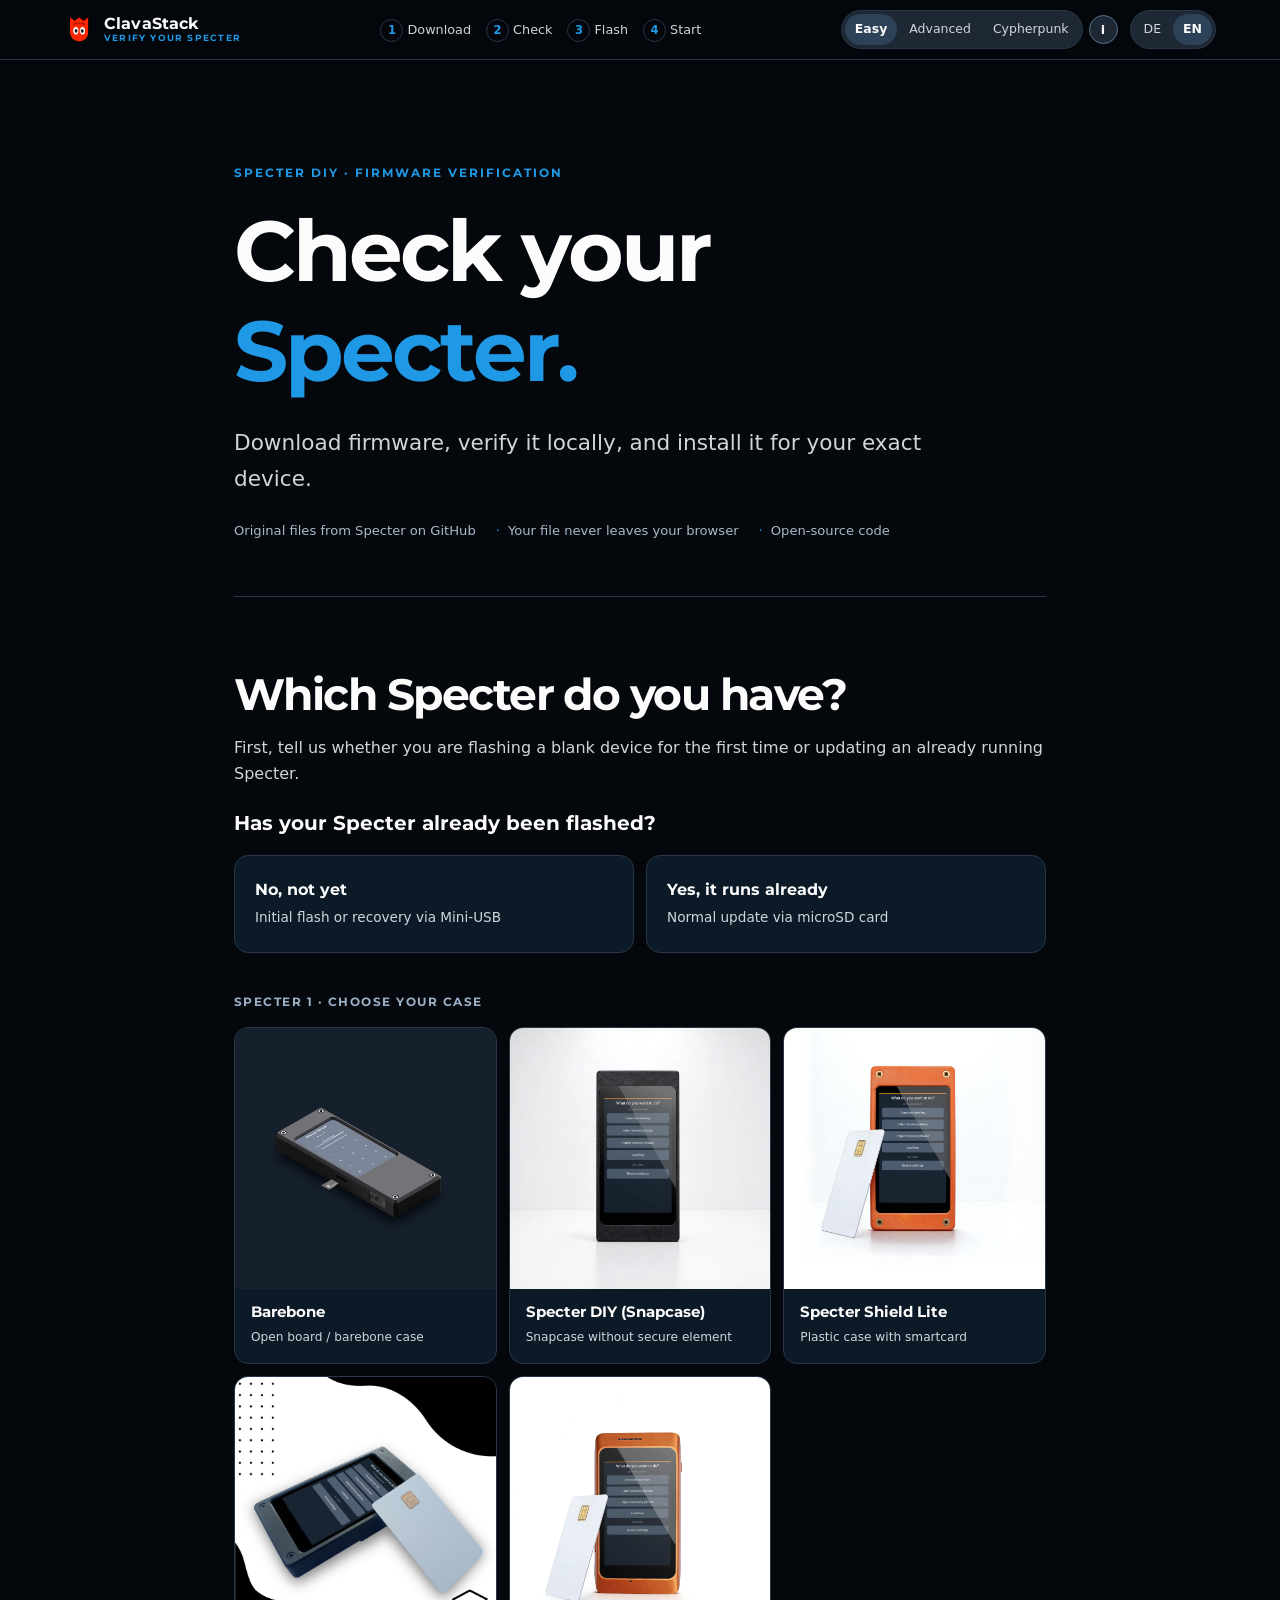
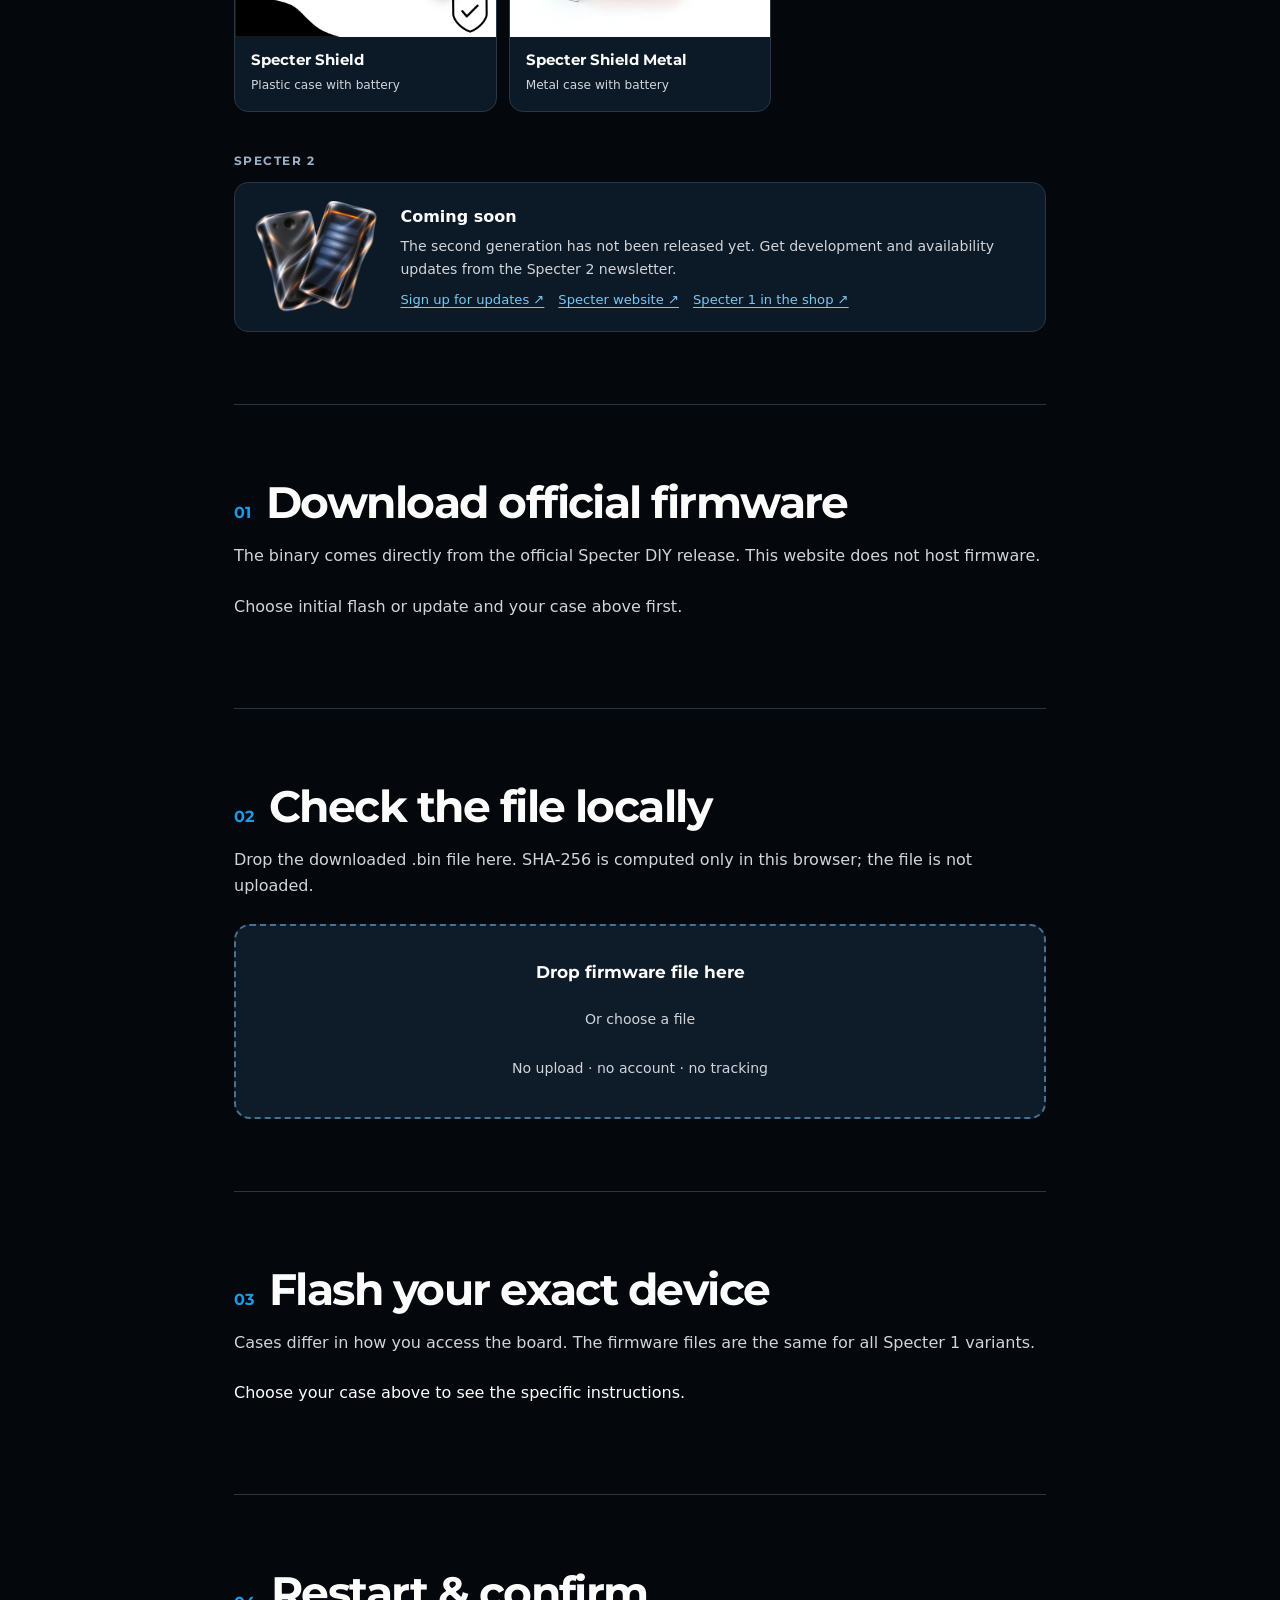
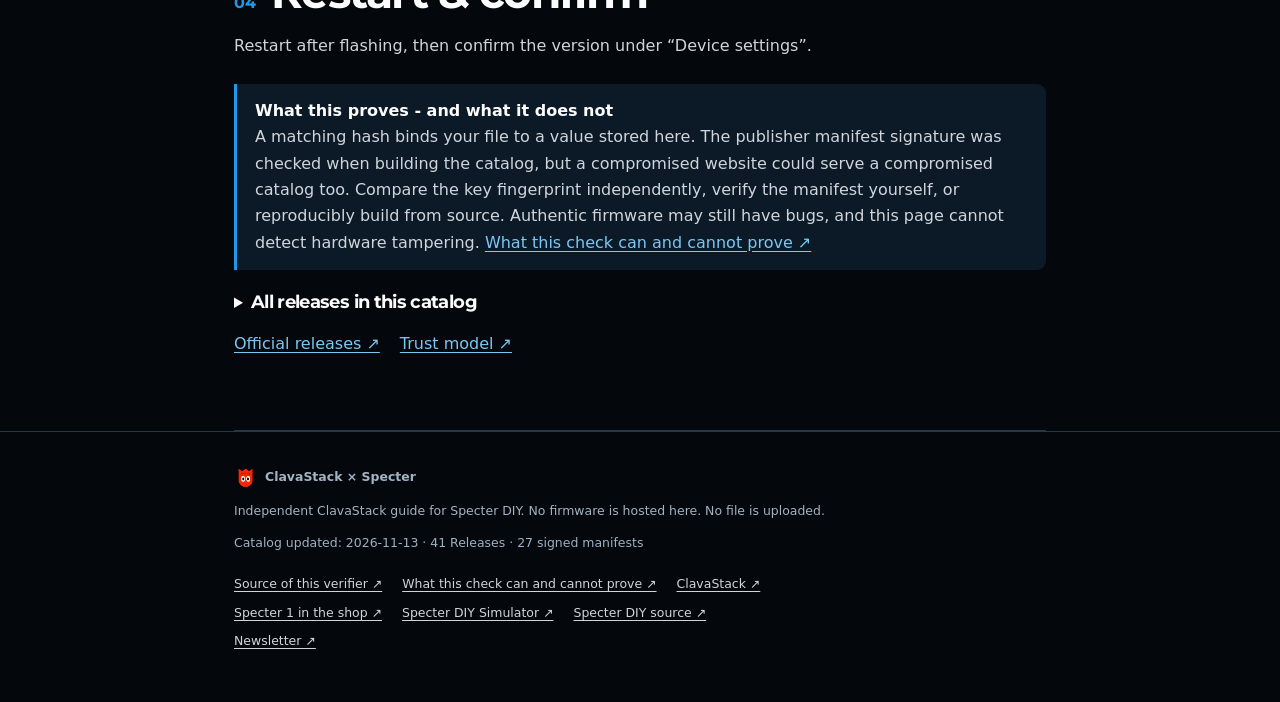
<file: index.html>
<!doctype html>
<html lang="en">
<head>
  <meta charset="utf-8">
  <meta name="viewport" content="width=device-width, initial-scale=1">
  <meta name="theme-color" content="#04070B">
  <meta name="description" content="Verify Specter DIY firmware locally and install it safely. Official releases, signed checksums, and instructions for every Specter 1 case.">
  <title>Verify Specter firmware · ClavaStack</title>
  <link rel="canonical" href="https://verify.clavastack.com/">
  <link rel="alternate" hreflang="en" href="https://verify.clavastack.com/">
  <link rel="alternate" hreflang="de" href="https://verify.clavastack.com/de/">
  <link rel="alternate" hreflang="x-default" href="https://verify.clavastack.com/">
  <link rel="icon" type="image/png" href="assets/clavastack-logo.png">
  <link rel="stylesheet" href="style.css?v=20260914-locale">
  <script type="module" src="app.js?v=20260914-locale"></script>
</head>
<body>
  <a class="skip" href="#main">Skip to content</a>
  <div id="app">
    <main id="main" class="loading" aria-live="polite">Loading release data …</main>
  </div>
  <noscript>This page needs JavaScript to check the file locally. Firmware is downloaded only from official Specter releases on GitHub.</noscript>
</body>
</html>
</file>
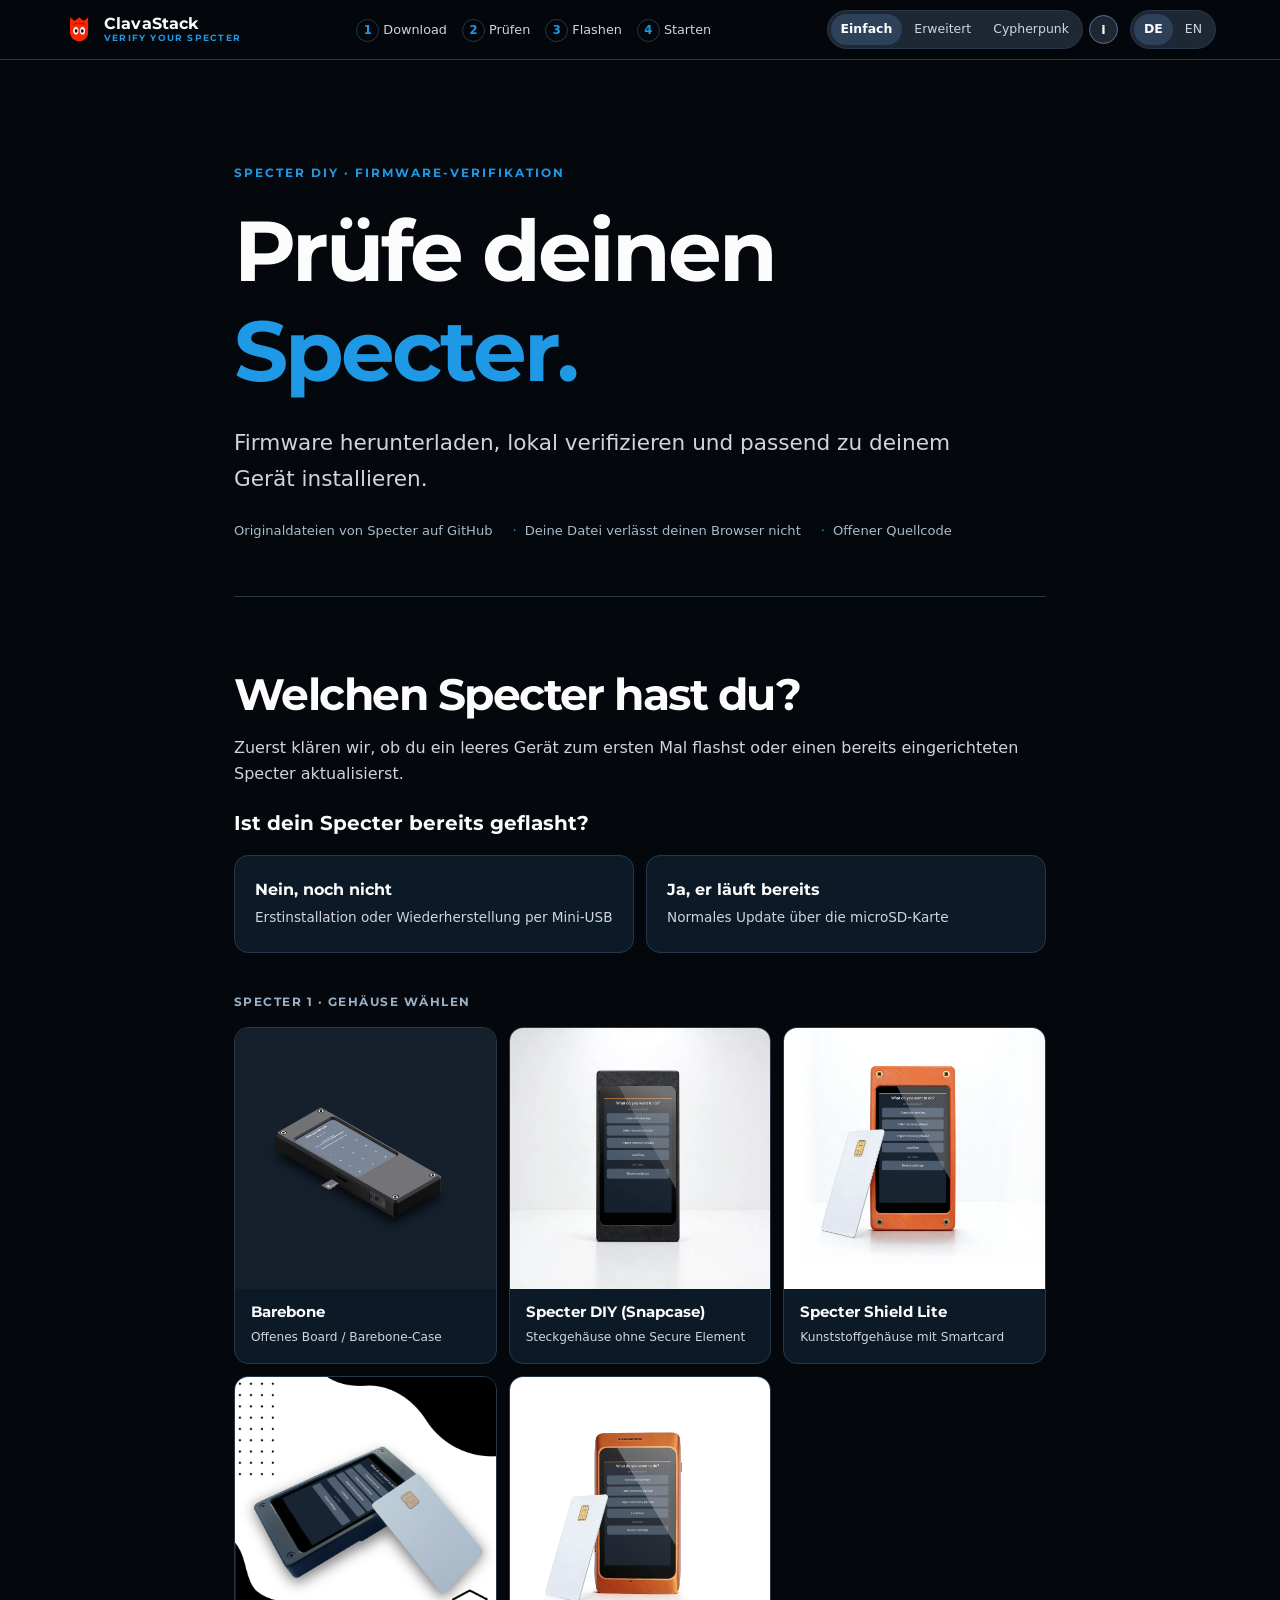
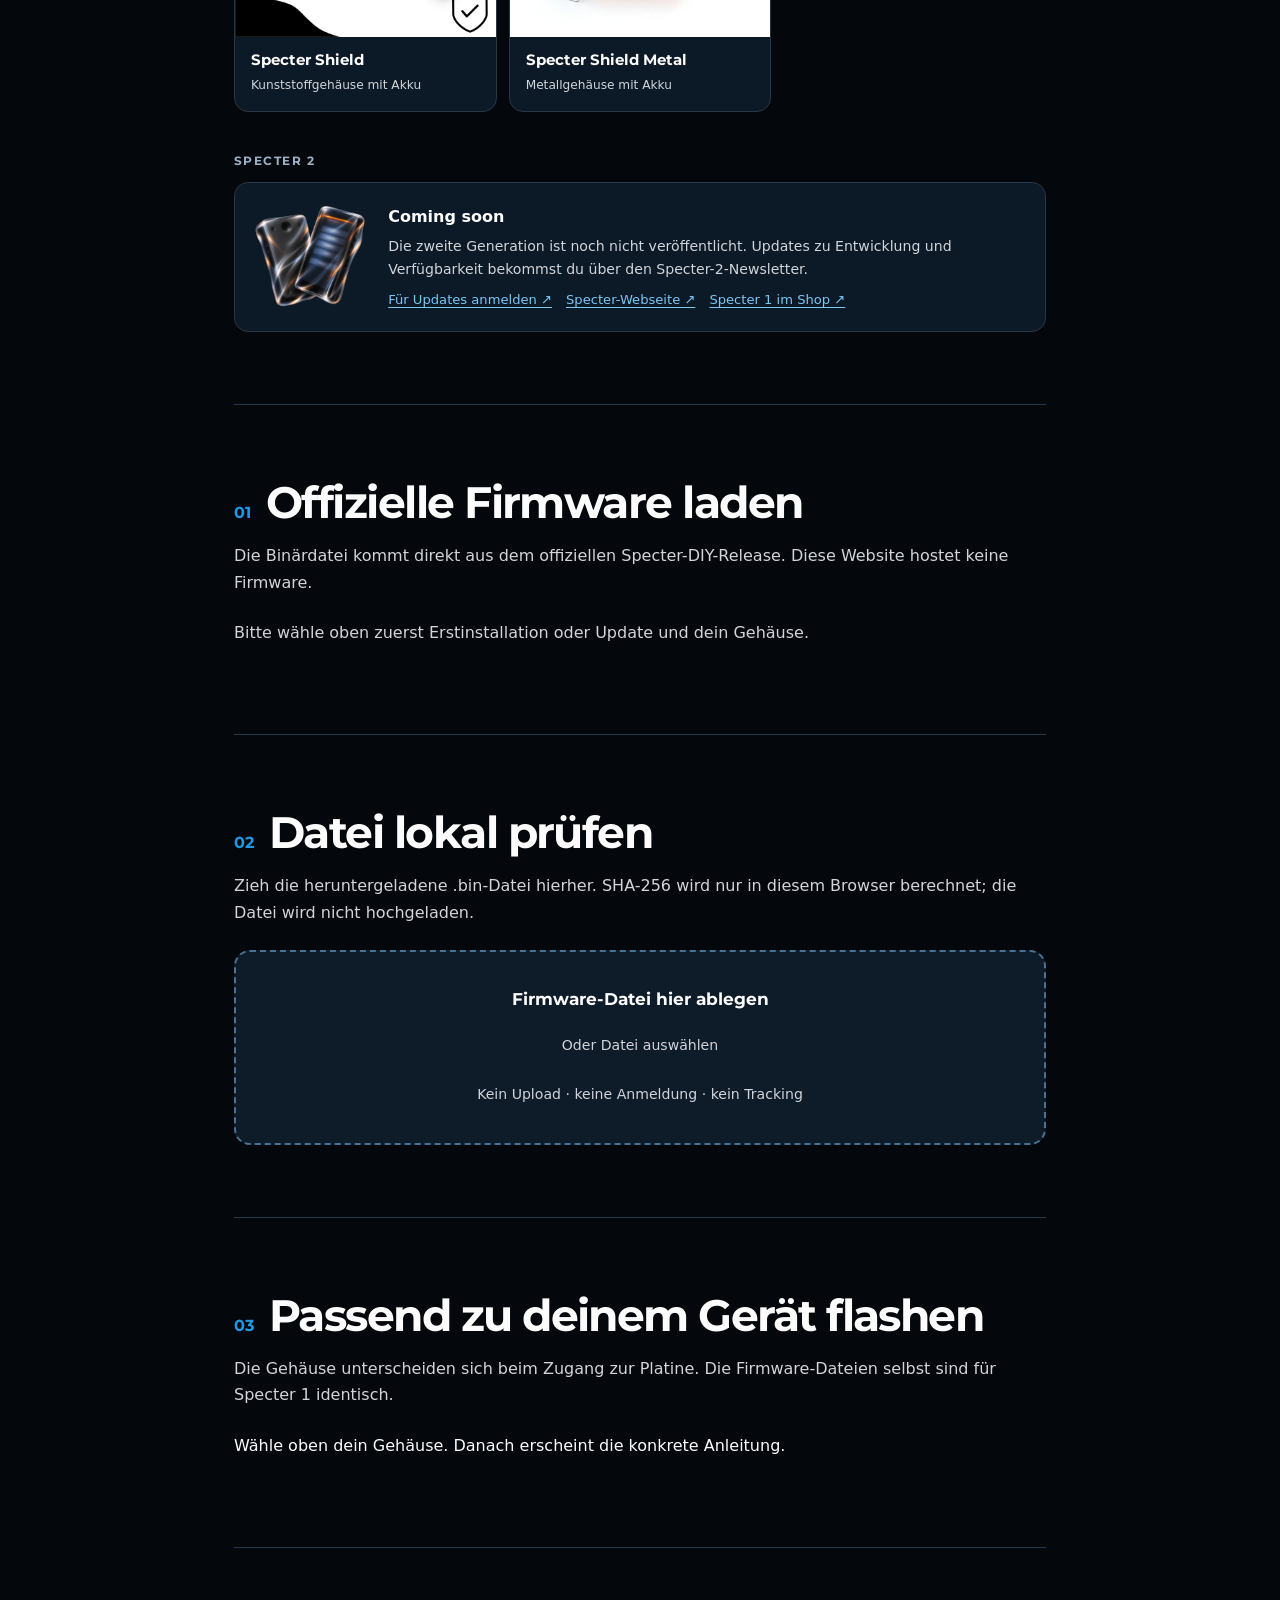
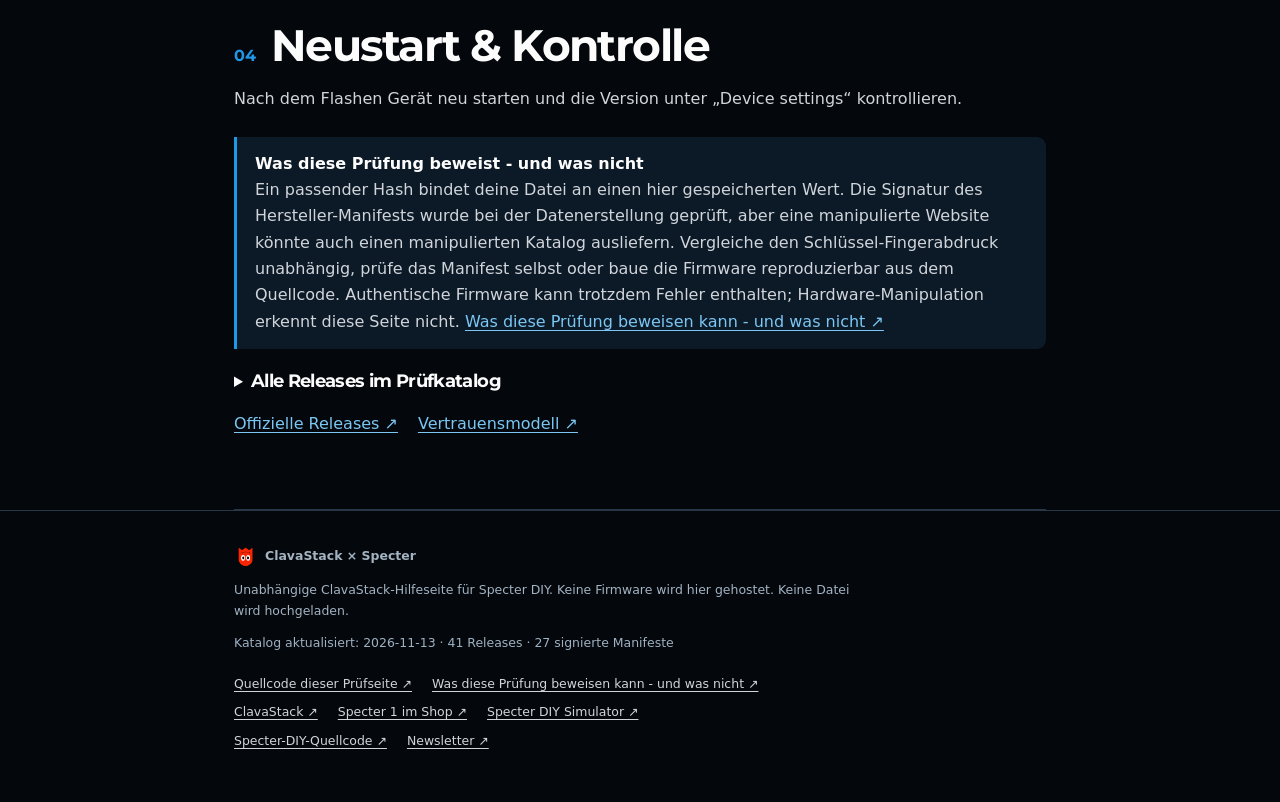
<file: de/index.html>
<!doctype html>
<html lang="de">
<head>
  <meta charset="utf-8">
  <meta name="viewport" content="width=device-width, initial-scale=1">
  <meta name="theme-color" content="#04070B">
  <meta name="description" content="Specter DIY Firmware lokal prüfen und sicher installieren. Offizielle Releases, signierte Prüfsummen und Anleitungen für alle Specter-1-Gehäuse.">
  <title>Specter Firmware prüfen · ClavaStack</title>
  <link rel="canonical" href="https://verify.clavastack.com/de/">
  <link rel="alternate" hreflang="en" href="https://verify.clavastack.com/">
  <link rel="alternate" hreflang="de" href="https://verify.clavastack.com/de/">
  <link rel="alternate" hreflang="x-default" href="https://verify.clavastack.com/">
  <link rel="icon" type="image/png" href="../assets/clavastack-logo.png">
  <link rel="stylesheet" href="../style.css?v=20260914-locale">
  <script type="module" src="../app.js?v=20260914-locale"></script>
</head>
<body>
  <a class="skip" href="#main">Zum Inhalt springen</a>
  <div id="app">
    <main id="main" class="loading" aria-live="polite">Release-Daten werden geladen …</main>
  </div>
  <noscript>Diese Seite benötigt JavaScript für die lokale Datei-Prüfung. Die Firmware selbst kommt ausschließlich aus den offiziellen Specter-Releases auf GitHub.</noscript>
</body>
</html>
</file>
<file: style.css>
@font-face{font-family:Montserrat;src:url('assets/montserrat-latin.ttf') format('truetype');font-style:normal;font-weight:400 800;font-display:swap}
:root{color-scheme:dark;--bg:#04070b;--panel:#0c1a27;--card:#1e2734;--text:#fcfcfc;--muted:#d1d5db;--blue:#1f99e5;--blue-dark:#1680c0;--line:#283747;--coral:#ff7a7a;--green:#78d7aa;--max:860px}
*{box-sizing:border-box}html{scroll-behavior:smooth}body{margin:0;background:var(--bg);color:var(--text);font:16px/1.65 system-ui,-apple-system,Segoe UI,sans-serif}button,input,select{font:inherit}button{cursor:pointer}a{color:#7bc7f4;text-underline-offset:3px}a:hover{color:#b4e3ff}img{max-width:100%}.skip{position:absolute;left:-9999px;top:0;padding:.5rem 1rem;background:var(--blue);color:var(--bg);z-index:50}.skip:focus{left:1rem}.loading{min-height:60vh;display:grid;place-items:center;color:var(--muted)}.shell{max-width:var(--max);margin:auto;padding:0 24px}.topbar{position:sticky;top:0;z-index:20;background:rgba(4,7,11,.96);border-bottom:1px solid var(--line);backdrop-filter:blur(14px)}.topbar-inner{max-width:1200px;margin:auto;padding:10px 24px;display:flex;align-items:center;justify-content:space-between;gap:20px}.brand{display:inline-flex;align-items:center;gap:10px;color:var(--text);text-decoration:none;font-family:Montserrat,system-ui,sans-serif;font-weight:700;white-space:nowrap}.brand img{height:30px;width:30px;object-fit:contain}.brand span span{color:var(--blue)}.top-actions{display:flex;align-items:center;gap:12px}.steps-nav{display:flex;align-items:center;gap:15px;list-style:none;margin:0;padding:0}.steps-nav a{color:var(--muted);text-decoration:none;font-size:.8rem;white-space:nowrap}.steps-nav a:hover{color:var(--text)}.steps-nav b{display:inline-grid;place-items:center;width:23px;height:23px;border:1px solid var(--line);border-radius:50%;font-size:.72rem;color:var(--blue);margin-right:4px}.lang-switch,.mode-switch{display:inline-flex;border:1px solid var(--line);border-radius:999px;background:var(--card);padding:3px;gap:2px}.lang-switch button,.mode-switch button{border:0;background:none;color:var(--muted);padding:5px 10px;border-radius:999px;font-size:.78rem;white-space:nowrap}.lang-switch button[aria-pressed=true],.mode-switch button[aria-pressed=true]{background:#2d4159;color:var(--text);font-weight:700}.hero{padding:106px 0 54px;border-bottom:1px solid var(--line)}.eyebrow{font:700 .73rem/1.3 Montserrat,system-ui,sans-serif;text-transform:uppercase;letter-spacing:.17em;color:var(--blue);margin:0 0 20px}h1,h2,h3{font-family:Montserrat,system-ui,sans-serif;line-height:1.18;letter-spacing:-.035em}h1{font-size:clamp(3.2rem,8vw,5.3rem);margin:0 0 24px;max-width:760px}h1 em{font-style:normal;color:var(--blue)}h2{font-size:clamp(2rem,4.8vw,2.75rem);margin:0 0 20px}h3{font-size:1.15rem;margin:0 0 10px}.lead{font-size:clamp(1.06rem,2.3vw,1.35rem);color:var(--muted);max-width:720px;margin:0 0 24px}.meta-line{display:flex;flex-wrap:wrap;gap:6px 20px;color:#a9bacb;font-size:.82rem}.meta-line span::before{content:'·';color:var(--blue);margin-right:8px}.meta-line span:first-child::before{content:none;margin:0}.section{padding:72px 0;border-bottom:1px solid var(--line);scroll-margin-top:90px}.section-intro{color:var(--muted);margin:-6px 0 24px}.section-head{display:flex;align-items:baseline;gap:15px}.step-number{font:700 1rem Montserrat,system-ui,sans-serif;color:var(--blue);flex:0 0 auto}.question{margin-bottom:28px}.question-label{font-family:Montserrat,system-ui,sans-serif;font-size:1.24rem;font-weight:700;line-height:1.3;margin:0 0 8px}.small{font-size:.87rem;color:var(--muted)}.choice-row{display:grid;grid-template-columns:repeat(2,minmax(0,1fr));gap:12px;margin:18px 0 28px}.choice-card,.device-card{display:block;width:100%;border:1px solid var(--line);background:var(--panel);color:var(--text);text-align:left;border-radius:14px;transition:border-color .2s,transform .2s,background .2s}.choice-card{padding:18px 20px;min-height:98px}.choice-card:hover,.device-card:hover{border-color:#547692;transform:translateY(-2px)}.choice-card[aria-pressed=true],.device-card[aria-pressed=true]{border:2px solid var(--blue);background:#102236}.choice-card strong{display:block;font-family:Montserrat,system-ui,sans-serif;font-size:1rem;line-height:1.3}.choice-card span{display:block;color:var(--muted);font-size:.85rem;margin-top:5px}.device-grid{display:grid;grid-template-columns:repeat(3,minmax(0,1fr));gap:12px;margin-top:18px}.device-card{padding:0;overflow:hidden}.device-image{display:grid;place-items:center;background:#15202c;aspect-ratio:4/3;overflow:hidden}.device-image img{width:100%;height:100%;object-fit:contain;padding:15px}.device-copy{padding:14px 16px 16px}.device-copy strong{display:block;font:700 .92rem/1.28 Montserrat,system-ui,sans-serif}.device-copy span{display:block;color:var(--muted);font-size:.76rem;margin-top:5px}.generation{margin:42px 0 14px;color:#9cb1c5;font:700 .72rem Montserrat,system-ui,sans-serif;text-transform:uppercase;letter-spacing:.13em}.gen2{display:flex;align-items:center;gap:22px;border:1px solid var(--line);border-radius:14px;background:var(--panel);padding:18px;margin-top:12px}.gen2 img{width:175px;height:112px;object-fit:cover;border-radius:8px}.gen2 p{margin:4px 0 8px;color:var(--muted);font-size:.88rem}.version-select{width:min(100%,360px);background:var(--card);border:1px solid #58718b;border-radius:9px;color:var(--text);padding:12px 14px;margin:10px 0 0}.note{border-left:3px solid var(--blue);background:var(--panel);padding:14px 18px;border-radius:0 9px 9px 0;margin:20px 0;color:var(--muted)}.note.warning{border-color:var(--coral)}.note.success{border-color:var(--green)}.note strong{color:var(--text)}.download-panel{background:var(--panel);border:1px solid var(--line);border-radius:16px;padding:24px;margin:22px 0}.download-panel h3{margin-bottom:7px}.download-panel p{margin:7px 0 16px;color:var(--muted)}.download-actions{display:flex;flex-wrap:wrap;gap:10px;align-items:center}.button{display:inline-flex;align-items:center;justify-content:center;gap:8px;border:1px solid var(--blue);border-radius:9px;background:var(--blue);color:#04070b;text-decoration:none;padding:12px 18px;font:700 .88rem Montserrat,system-ui,sans-serif;line-height:1.35}.button:hover{background:#75c6f6;color:#04070b}.button.secondary{background:transparent;color:var(--text);border-color:#58718b}.button.secondary:hover{background:var(--card);color:var(--text)}.button.ghost{background:none;border-color:transparent;color:#7bc7f4;padding:8px 0}.button:focus-visible,.choice-card:focus-visible,.device-card:focus-visible,.mode-switch button:focus-visible,.lang-switch button:focus-visible,a:focus-visible{outline:3px solid var(--blue);outline-offset:3px}.file-drop{position:relative;display:grid;place-items:center;text-align:center;gap:8px;min-height:195px;padding:28px;border:2px dashed #477294;border-radius:16px;background:#0e1b29;cursor:pointer}.file-drop.dragover{border-color:var(--blue);background:#142a3d}.file-drop strong{font:700 1.06rem Montserrat,system-ui,sans-serif}.file-drop span{color:var(--muted);font-size:.88rem}.file-drop input{position:absolute;inset:0;width:100%;height:100%;opacity:0;cursor:pointer}.file-drop:focus-within{outline:3px solid var(--blue);outline-offset:3px}.progress-wrap{height:7px;background:var(--card);border-radius:999px;overflow:hidden;margin:16px 0}.progress-bar{height:100%;background:var(--blue);transition:width .2s}.result{margin-top:24px;padding:22px;border:1px solid var(--line);border-radius:12px;background:var(--panel)}.result.ok{border-color:#367b65}.result.bad{border-color:#a74b55}.result.warn{border-color:#9a7b44}.result h3{display:flex;align-items:center;gap:8px}.result p{color:var(--muted)}.fact-grid{display:grid;grid-template-columns:repeat(2,minmax(0,1fr));gap:14px;margin:18px 0}.fact{padding:14px;background:var(--card);border-radius:9px;min-width:0}.fact label{display:block;color:#a8bbcb;font-size:.72rem;text-transform:uppercase;letter-spacing:.08em;margin-bottom:5px}.fact div{overflow-wrap:anywhere;font-family:ui-monospace,SFMono-Regular,Consolas,monospace;font-size:.8rem;color:var(--text)}.instruction-list{counter-reset:install;list-style:none;margin:22px 0;padding:0}.instruction-list li{counter-increment:install;display:grid;grid-template-columns:35px 1fr;gap:12px;padding:14px 0;border-top:1px solid var(--line)}.instruction-list li::before{content:counter(install);display:grid;place-items:center;width:28px;height:28px;border-radius:50%;background:var(--card);color:var(--blue);font-weight:700;font-size:.8rem}.instruction-list li p{margin:0;color:var(--muted)}.instruction-list li strong{color:var(--text)}.board-guide{display:grid;grid-template-columns:minmax(0,1.4fr) minmax(200px,1fr);gap:18px;margin:22px 0;background:var(--panel);border:1px solid var(--line);padding:18px;border-radius:12px}.board-guide figure{margin:0;position:relative}.board-guide img{width:100%;display:block;border-radius:8px}.board-guide figcaption{font-size:.72rem;color:#a6b5c3;margin-top:5px}.board-guide .board-text{font-size:.86rem;color:var(--muted)}.board-guide .board-text strong{color:var(--text)}.board-marker{position:absolute;left:88.5%;top:17%;width:36px;height:36px;border:3px solid var(--coral);border-radius:50%;box-shadow:0 0 0 3px rgba(0,0,0,.5);pointer-events:none}.board-marker::after{content:'JP2';position:absolute;top:-33px;left:-3px;background:#aa3d43;color:var(--text);padding:3px 6px;border-radius:4px;font:bold .7rem Montserrat,system-ui,sans-serif}.link-group{display:flex;flex-wrap:wrap;gap:10px 20px;margin-top:15px}.mode-extra{display:none}.mode-advanced .advanced,.mode-cypherpunk .advanced,.mode-cypherpunk .cypherpunk{display:block}.copy-code{display:block;white-space:pre-wrap;overflow-wrap:anywhere;background:#090f16;border:1px solid var(--line);border-radius:8px;padding:14px 18px;color:#cae8fa;font:.76rem/1.6 ui-monospace,SFMono-Regular,Consolas,monospace;margin:14px 0}.archive{max-height:340px;overflow:auto;border:1px solid var(--line);border-radius:10px}.archive table{width:100%;border-collapse:collapse}.archive th,.archive td{text-align:left;padding:9px 12px;border-bottom:1px solid var(--line);font-size:.82rem}.archive th{position:sticky;top:0;background:var(--card);font-size:.7rem;text-transform:uppercase;color:var(--muted)}.badge{display:inline-block;border-radius:5px;background:#214437;color:#b0f6cc;padding:2px 6px;font-size:.7rem}.badge.unsigned{background:#483c2f;color:#f6d5a7}.footer{border-top:1px solid var(--line);padding:34px 0 50px;color:#a3b3c2;font-size:.78rem}.footer-inner{display:flex;justify-content:space-between;flex-wrap:wrap;gap:20px}.footer-links{display:flex;flex-wrap:wrap;gap:8px 20px}.footer a{color:var(--muted)}.footer p{max-width:620px;margin:12px 0 0}.status-line{font-size:.78rem;color:#9eb1c2}.muted-link{color:var(--muted)}.only-when-selected{color:var(--muted)}
@media(max-width:950px){.steps-nav{display:none}.topbar-inner{max-width:var(--max)}}
@media(max-width:660px){.shell{padding:0 18px}.topbar-inner{padding:9px 18px}.brand span{font-size:.85rem}.top-actions{gap:6px}.lang-switch button,.mode-switch button{padding:5px 7px;font-size:.67rem}.hero{padding:68px 0 44px}.section{padding:55px 0}.device-grid{grid-template-columns:repeat(2,minmax(0,1fr))}.board-guide{grid-template-columns:1fr}.fact-grid{grid-template-columns:1fr}.gen2 img{width:115px;height:94px}.download-panel{padding:18px}}
@media(max-width:440px){.mode-switch{max-width:196px}.choice-row{grid-template-columns:1fr}.device-grid{gap:8px}.device-copy{padding:10px}.device-copy strong{font-size:.8rem}.device-copy span{font-size:.7rem}.gen2{align-items:flex-start}.gen2 img{width:90px;height:90px}.meta-line{display:block}.meta-line span{display:block}.meta-line span::before{content:none}}
.board-photo{position:relative;line-height:0}
.board-photo .board-marker{left:76.5%;top:35.7%;width:8%;height:auto;aspect-ratio:1}
.video-frame{position:relative;aspect-ratio:16/9;max-width:100%;overflow:hidden;border-radius:9px;background:#000}.video-frame iframe{position:absolute;inset:0;width:100%;height:100%;border:0}
@media(max-width:660px){.topbar-inner{flex-wrap:wrap;gap:5px}.brand{width:100%}.top-actions{width:100%;justify-content:space-between}.section{scroll-margin-top:100px}}
.brand .brand-text{display:flex;flex-direction:column;gap:1px;line-height:1.1}
.brand .brand-wordmark{color:var(--text);font-size:1rem;letter-spacing:.01em}
.brand .brand-sub{color:var(--blue);font-size:.58rem;font-weight:700;letter-spacing:.13em;text-transform:uppercase}
.mode-wrap{display:flex;align-items:center;gap:6px;position:relative}
.mode-info-button{display:grid;place-items:center;width:29px;height:29px;padding:0;border:1px solid #58718b;border-radius:50%;background:var(--card);color:var(--text);font-weight:700;font-size:.8rem}
.mode-info-button:hover{border-color:var(--blue)}
.mode-info-button:focus-visible{outline:3px solid var(--blue);outline-offset:3px}
.mode-help{position:absolute;right:0;top:calc(100% + 12px);width:min(350px,calc(100vw - 36px));padding:17px 19px;border:1px solid #58718b;border-radius:12px;background:#122233;box-shadow:0 18px 44px rgba(0,0,0,.55);color:var(--text);font-size:.82rem;line-height:1.5;z-index:30}
.mode-help[hidden]{display:none}
.mode-help strong{font-family:Montserrat,system-ui,sans-serif}
.mode-help p{margin:9px 0 0;color:var(--muted)}
.gen2 .link-group{margin-top:8px;gap:4px 14px;font-size:.82rem}
.footer-links{max-width:570px;align-content:flex-start}
@media(max-width:660px){.mode-help{left:0;right:auto}}
.footer-brand{display:flex;align-items:center;gap:8px}
.footer-brand img{object-fit:contain}
.device-image{aspect-ratio:1/1}
.device-card:not([data-value="barebone"]) .device-image img{object-fit:cover;object-position:center;padding:0}
</file>
